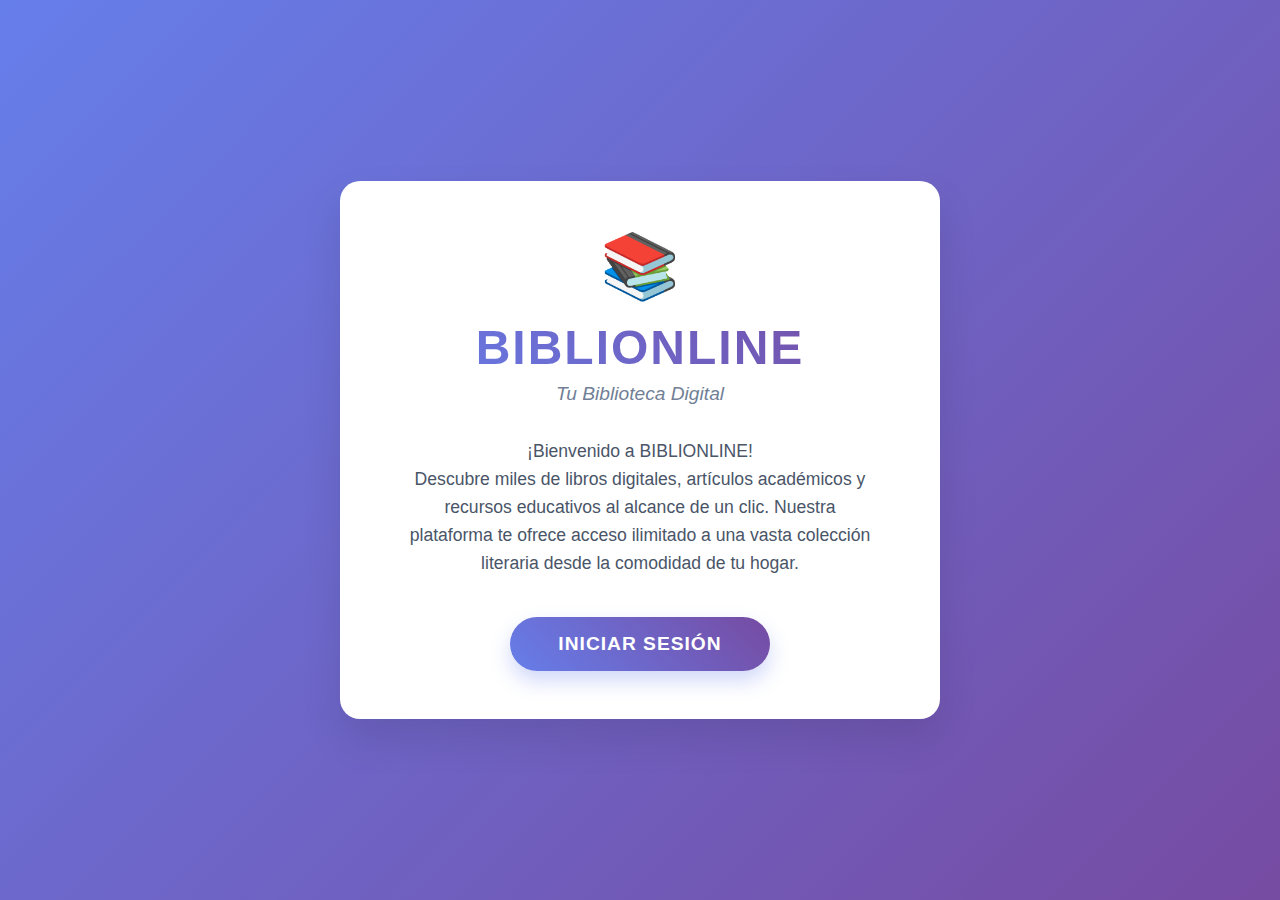
<file: index.html>
<!DOCTYPE html>
<html lang="es">
<head>
    <meta charset="UTF-8">
    <meta name="viewport" content="width=device-width, initial-scale=1.0">
    <title>BIBLIONLINE - Biblioteca Digital</title>
    <link rel="stylesheet" href="index.css">
</head>
<body>
    <div class="contenedorPrincipal">
        <!-- Logo de libro -->
        <div class="logoLibro">📚</div>
        
        <!-- Título principal -->
        <h1 class="tituloPrincipal">BIBLIONLINE</h1>
        <p class="subTitulo">Tu Biblioteca Digital</p>
        
        <!-- Texto de bienvenida -->
        <div class="textoBienvenida">
            <p>¡Bienvenido a BIBLIONLINE!</p>
            <p>Descubre miles de libros digitales, artículos académicos y recursos educativos al alcance de un clic. Nuestra plataforma te ofrece acceso ilimitado a una vasta colección literaria desde la comodidad de tu hogar.</p>
        </div>
        
        <!-- Hipervínculo de inicio de sesión -->
        <a href="login.html" class="botonLogin">
            Iniciar Sesión
        </a>
    </div>
</body>
</html>
</file>
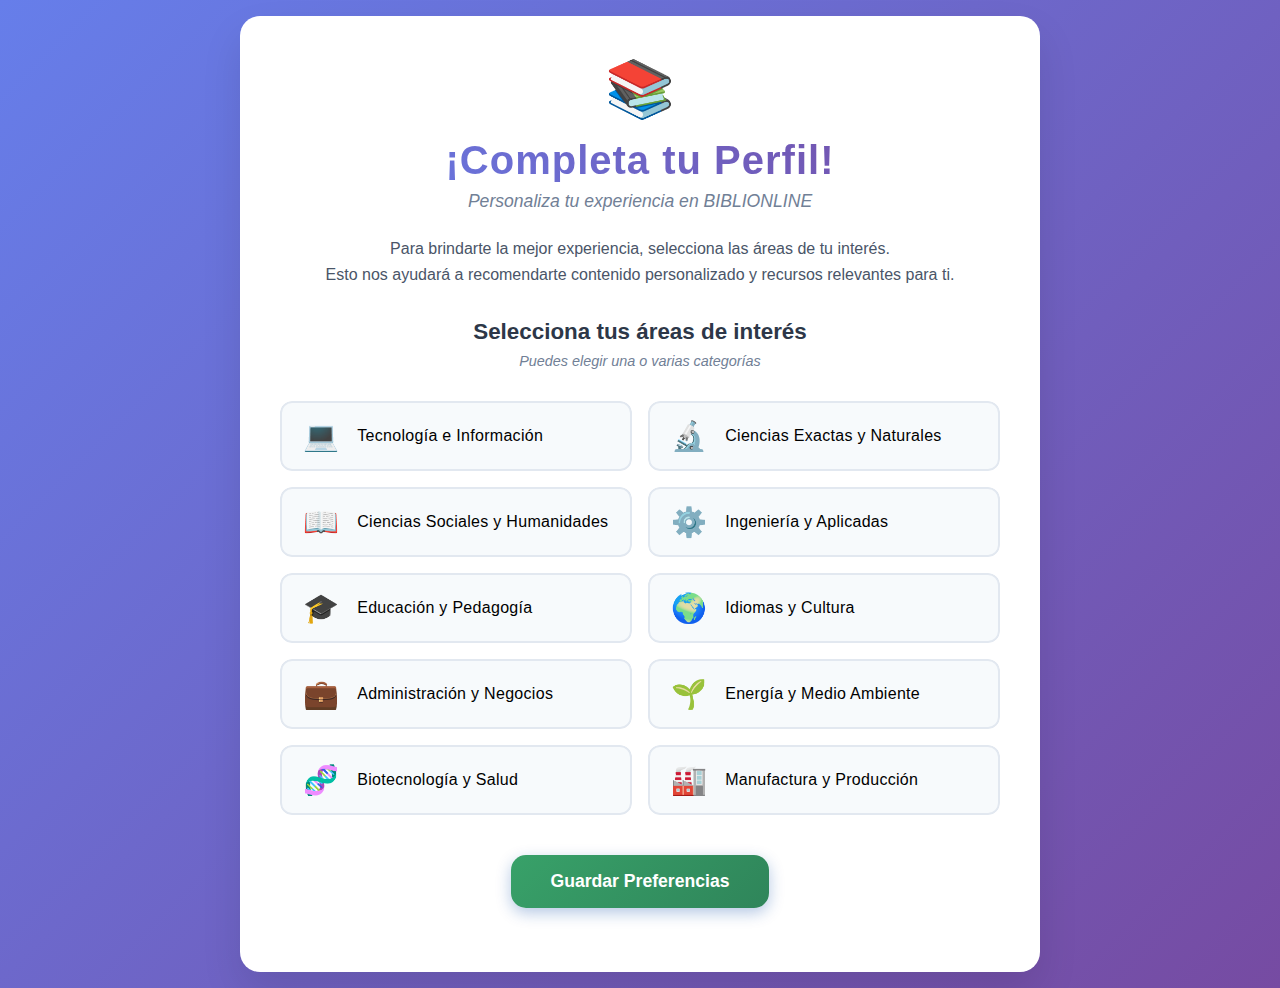
<file: asignarPreferencias.html>
<!DOCTYPE html>
<html lang="es">
<head>
    <meta charset="UTF-8">
    <meta name="viewport" content="width=device-width, initial-scale=1.0">
    <title>BIBLIONLINE - Completar Perfil</title>
    <link rel="stylesheet" href="asignarPreferencias.css">
</head>
<body>
    <div class="contenedorPreferencias">
        <div class="logoLibro">📚</div>

        <h1 class="tituloPrincipal">¡Completa tu Perfil!</h1>
        <p class="subTitulo">Personaliza tu experiencia en BIBLIONLINE</p>
        
        <div class="textoExplicativo">
            <p>Para brindarte la mejor experiencia, selecciona las áreas de tu interés.</p>
            <p>Esto nos ayudará a recomendarte contenido personalizado y recursos relevantes para ti.</p>
        </div>
        
        <form id="formularioPreferencias" class="formularioPreferencias">
            <h2 class="tituloAreas">Selecciona tus áreas de interés</h2>
            <p class="instruccionSeleccion">Puedes elegir una o varias categorías</p>
            
            <div class="contenedorCategorias">
                <label class="etiquetaCategoria">
                    <input type="checkbox" name="categorias" value="1" class="checkboxCategoria">
                    <div class="contenidoCategoria">
                        <div class="iconoCategoria">💻</div>
                        <span class="nombreCategoria">Tecnología e Información</span>
                    </div>
                </label>
                
                <label class="etiquetaCategoria">
                    <input type="checkbox" name="categorias" value="2" class="checkboxCategoria">
                    <div class="contenidoCategoria">
                        <div class="iconoCategoria">🔬</div>
                        <span class="nombreCategoria">Ciencias Exactas y Naturales</span>
                    </div>
                </label>
                
                <label class="etiquetaCategoria">
                    <input type="checkbox" name="categorias" value="3" class="checkboxCategoria">
                    <div class="contenidoCategoria">
                        <div class="iconoCategoria">📖</div>
                        <span class="nombreCategoria">Ciencias Sociales y Humanidades</span>
                    </div>
                </label>
                
                <label class="etiquetaCategoria">
                    <input type="checkbox" name="categorias" value="4" class="checkboxCategoria">
                    <div class="contenidoCategoria">
                        <div class="iconoCategoria">⚙️</div>
                        <span class="nombreCategoria">Ingeniería y Aplicadas</span>
                    </div>
                </label>
                
                <label class="etiquetaCategoria">
                    <input type="checkbox" name="categorias" value="5" class="checkboxCategoria">
                    <div class="contenidoCategoria">
                        <div class="iconoCategoria">🎓</div>
                        <span class="nombreCategoria">Educación y Pedagogía</span>
                    </div>
                </label>
                
                <label class="etiquetaCategoria">
                    <input type="checkbox" name="categorias" value="6" class="checkboxCategoria">
                    <div class="contenidoCategoria">
                        <div class="iconoCategoria">🌍</div>
                        <span class="nombreCategoria">Idiomas y Cultura</span>
                    </div>
                </label>
                
                <label class="etiquetaCategoria">
                    <input type="checkbox" name="categorias" value="7" class="checkboxCategoria">
                    <div class="contenidoCategoria">
                        <div class="iconoCategoria">💼</div>
                        <span class="nombreCategoria">Administración y Negocios</span>
                    </div>
                </label>
                
                <label class="etiquetaCategoria">
                    <input type="checkbox" name="categorias" value="8" class="checkboxCategoria">
                    <div class="contenidoCategoria">
                        <div class="iconoCategoria">🌱</div>
                        <span class="nombreCategoria">Energía y Medio Ambiente</span>
                    </div>
                </label>
                
                <label class="etiquetaCategoria">
                    <input type="checkbox" name="categorias" value="9" class="checkboxCategoria">
                    <div class="contenidoCategoria">
                        <div class="iconoCategoria">🧬</div>
                        <span class="nombreCategoria">Biotecnología y Salud</span>
                    </div>
                </label>
                
                <label class="etiquetaCategoria">
                    <input type="checkbox" name="categorias" value="10" class="checkboxCategoria">
                    <div class="contenidoCategoria">
                        <div class="iconoCategoria">🏭</div>
                        <span class="nombreCategoria">Manufactura y Producción</span>
                    </div>
                </label>
            </div>
            
            <div class="contenedorBoton">
                <input type="submit" value="Guardar Preferencias" class="botonEnviar">
            </div>
        </form>
    </div>

    <script src="asignarPreferencias.js"></script>
</body>
</html>
</file>
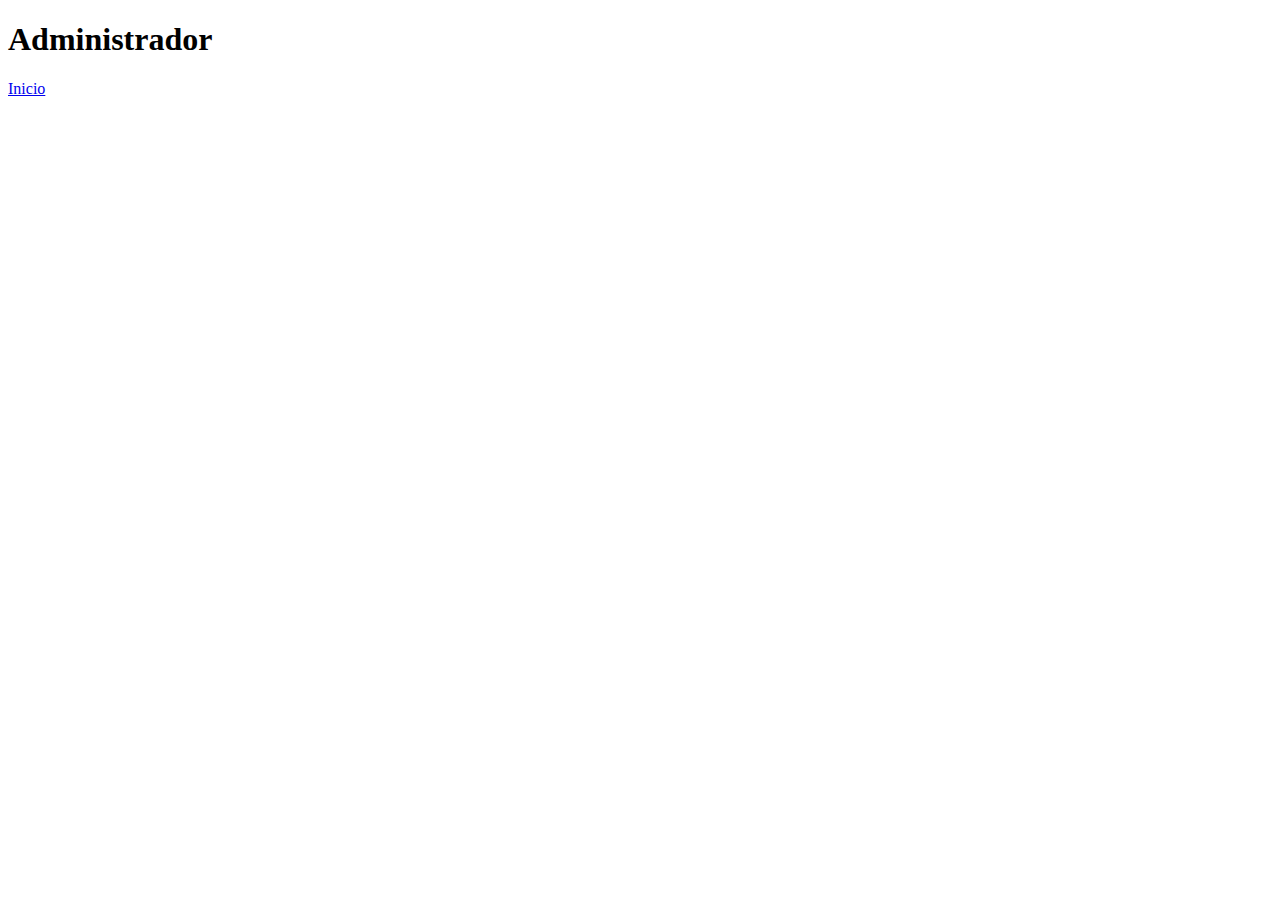
<file: dashboardAdministrador.html>
<!DOCTYPE html>
<html lang="en">
<head>
    <meta charset="UTF-8">
    <meta name="viewport" content="width=device-width, initial-scale=1.0">
    <title>DashboardAdministrador</title>
</head>
<body>
    <h1>Administrador</h1>

    <a href="index.html">Inicio</a>

    <script src="dashboardAdministrador.js"></script>
</body>
</html>
</file>
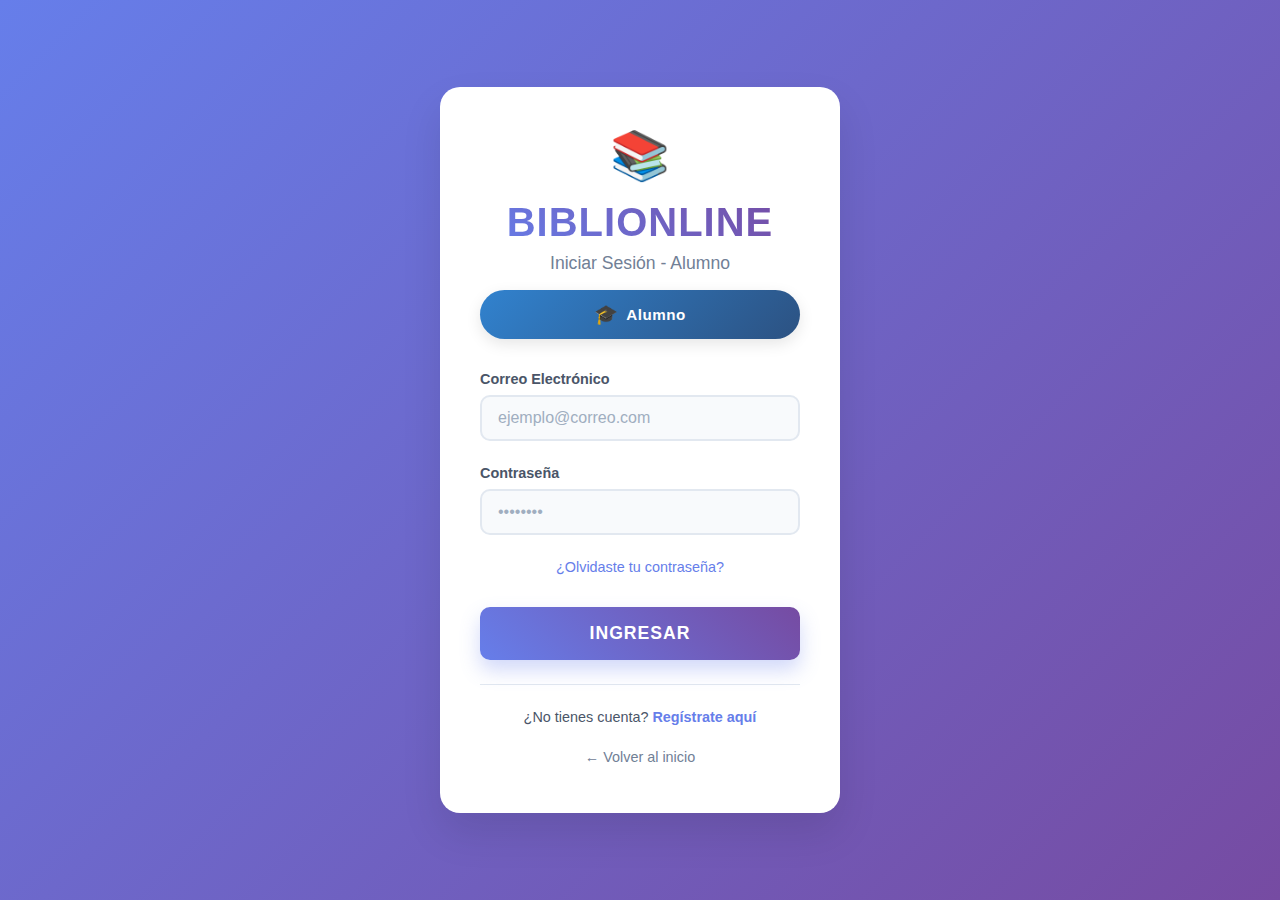
<file: dashboardAlumno.html>
<!DOCTYPE html>
<html lang="es">
<head>
    <meta charset="UTF-8">
    <meta name="viewport" content="width=device-width, initial-scale=1.0">
    <title>BIBLIONLINE - Panel Alumno</title>
    <link rel="stylesheet" href="dashboardAlumno.css">
</head>
<body>
    <div class="dashboard-container">
        <div class="header">
            <h1 class="welcome-message">📚 Panel de Alumno</h1>
            <div class="user-info">
                <p><strong>Bienvenido:</strong> <span id="nombreUsuario">Cargando...</span></p>
                <p><strong>Correo:</strong> <span id="correoUsuario">Cargando...</span></p>
                <p><strong>Matrícula:</strong> <span id="matriculaUsuario">Cargando...</span></p>
            </div>
            <button class="logout-btn" onclick="cerrarSesion()">Cerrar Sesión</button>
        </div>
        
        <div class="content">
            <h2>Servicios de Biblioteca</h2>
            <p>Aquí podrás consultar libros, realizar préstamos y gestionar tus reservas.</p>
            <!-- Aquí puedes añadir más funciones del dashboard del alumno -->
        </div>
    </div>

    <!-- Scripts -->
    <script src="dashboardAlumno.js"></script>
</body>
</html>
</file>
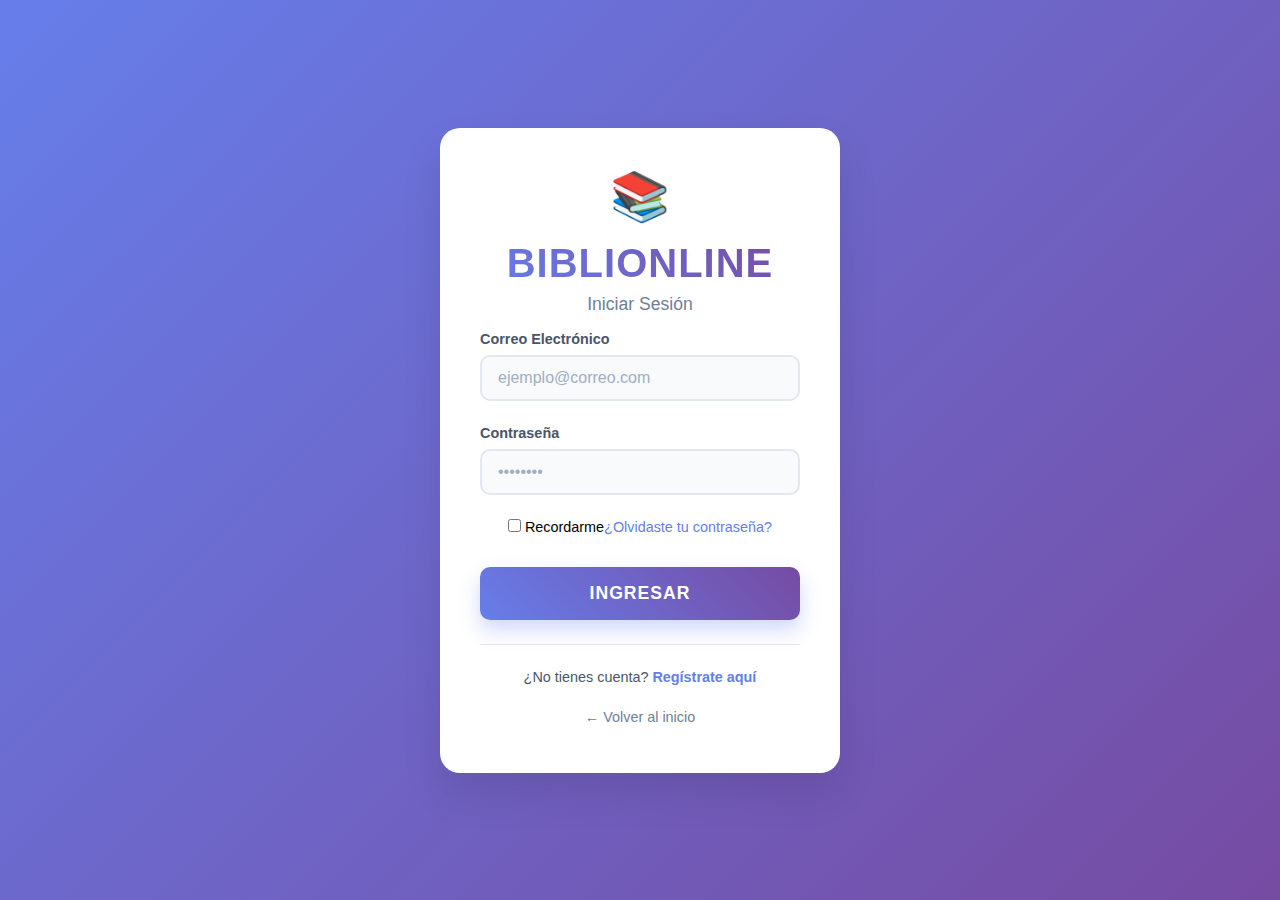
<file: login.html>
<!DOCTYPE html>
<html lang="es">
<head>
    <meta charset="UTF-8">
    <meta name="viewport" content="width=device-width, initial-scale=1.0">
    <title>BIBLIONLINE - Iniciar Sesión</title>
    <link rel="stylesheet" href="login.css">
</head>
<body>
    <div class="contenedorLogin">
        <!-- Logo de libro -->
        <div class="logoLibro">📚</div>
        
        <!-- Título -->
        <h1 class="tituloLogin">BIBLIONLINE</h1>
        <p class="subTituloLogin">Iniciar Sesión</p>
        
        <!-- Formulario de login -->
        <form class="formularioLogin" id="formularioLogin">
            <div class="grupoInput">
                <label for="correoElectronico" class="etiquetaInput">Correo Electrónico</label>
                <input 
                    type="email" 
                    id="correoElectronico" 
                    name="correoElectronico" 
                    class="campoInput" 
                    placeholder="ejemplo@correo.com"
                    required
                >
            </div>
            
            <div class="grupoInput">
                <label for="contrasena" class="etiquetaInput">Contraseña</label>
                <input 
                    type="password" 
                    id="contrasena" 
                    name="contrasena" 
                    class="campoInput" 
                    placeholder="••••••••"
                    required
                >
            </div>
            
            <div class="opcionesLogin">
                <label class="recordarme">
                    <input type="checkbox" id="recordarUsuario" name="recordarUsuario">
                    <span class="textoRecordar">Recordarme</span>
                </label>
                
                <a href="#" class="enlaceOlvidoContrasena">¿Olvidaste tu contraseña?</a>
            </div>
            
            <input type="submit" value="Ingresar" class="botonIngresar">
        </form>
        
        <div class="enlacesAdicionales">
            <p class="textoRegistro">¿No tienes cuenta? <a href="#" class="enlaceRegistro">Regístrate aquí</a></p>
            <a href="index.html" class="enlaceVolver">← Volver al inicio</a>
        </div>
    </div>
</body>
</html>
</file>
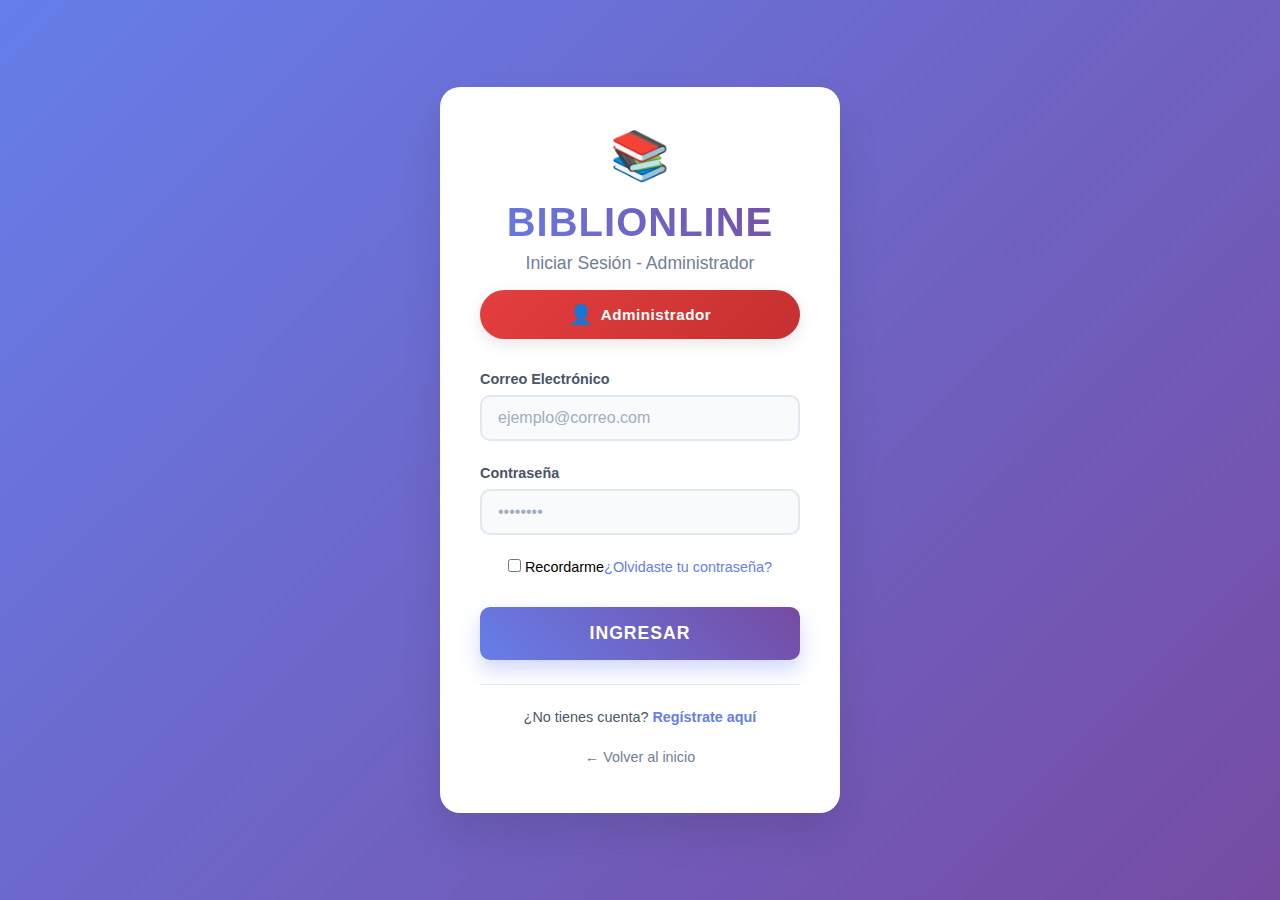
<file: loginAdministrador.html>
<!DOCTYPE html>
<html lang="es">
<head>
    <meta charset="UTF-8">
    <meta name="viewport" content="width=device-width, initial-scale=1.0">
    <title>BIBLIONLINE - Iniciar Sesión</title>
    <link rel="stylesheet" href="login.css">
</head>
<body>
    <div class="contenedorLogin">
        <!-- Logo de libro -->
        <div class="logoLibro">📚</div>
        
        <!-- Título -->
        <h1 class="tituloLogin">BIBLIONLINE</h1>
        <p class="subTituloLogin">Iniciar Sesión - Administrador</p>
        <div class="indicadorTipoUsuario administrador">
            <span class="iconoTipoUsuario">👤</span>
            <span class="textoTipoUsuario">Administrador</span>
        </div>
        
        <!-- Formulario de login -->
        <form class="formularioLogin" id="formularioLogin">
            <div class="grupoInput">
                <label for="correoElectronico" class="etiquetaInput">Correo Electrónico</label>
                <input 
                    type="email" 
                    id="correoElectronico" 
                    name="correoElectronico" 
                    class="campoInput" 
                    placeholder="ejemplo@correo.com"
                    required
                >
            </div>
            
            <div class="grupoInput">
                <label for="contrasena" class="etiquetaInput">Contraseña</label>
                <input 
                    type="password" 
                    id="contrasena" 
                    name="contrasena" 
                    class="campoInput" 
                    placeholder="••••••••"
                    required
                >
            </div>
            
            <div class="opcionesLogin">
                <label class="recordarme">
                    <input type="checkbox" id="recordarUsuario" name="recordarUsuario">
                    <span class="textoRecordar">Recordarme</span>
                </label>
                
                <a href="#" class="enlaceOlvidoContrasena">¿Olvidaste tu contraseña?</a>
            </div>
            
            <input type="submit" value="Ingresar" class="botonIngresar">
        </form>
        
        <div class="enlacesAdicionales">
            <p class="textoRegistro">¿No tienes cuenta? <a href="#" class="enlaceRegistro">Regístrate aquí</a></p>
            <a href="index.html" class="enlaceVolver">← Volver al inicio</a>
        </div>
    </div>
</body>
</html>
</file>
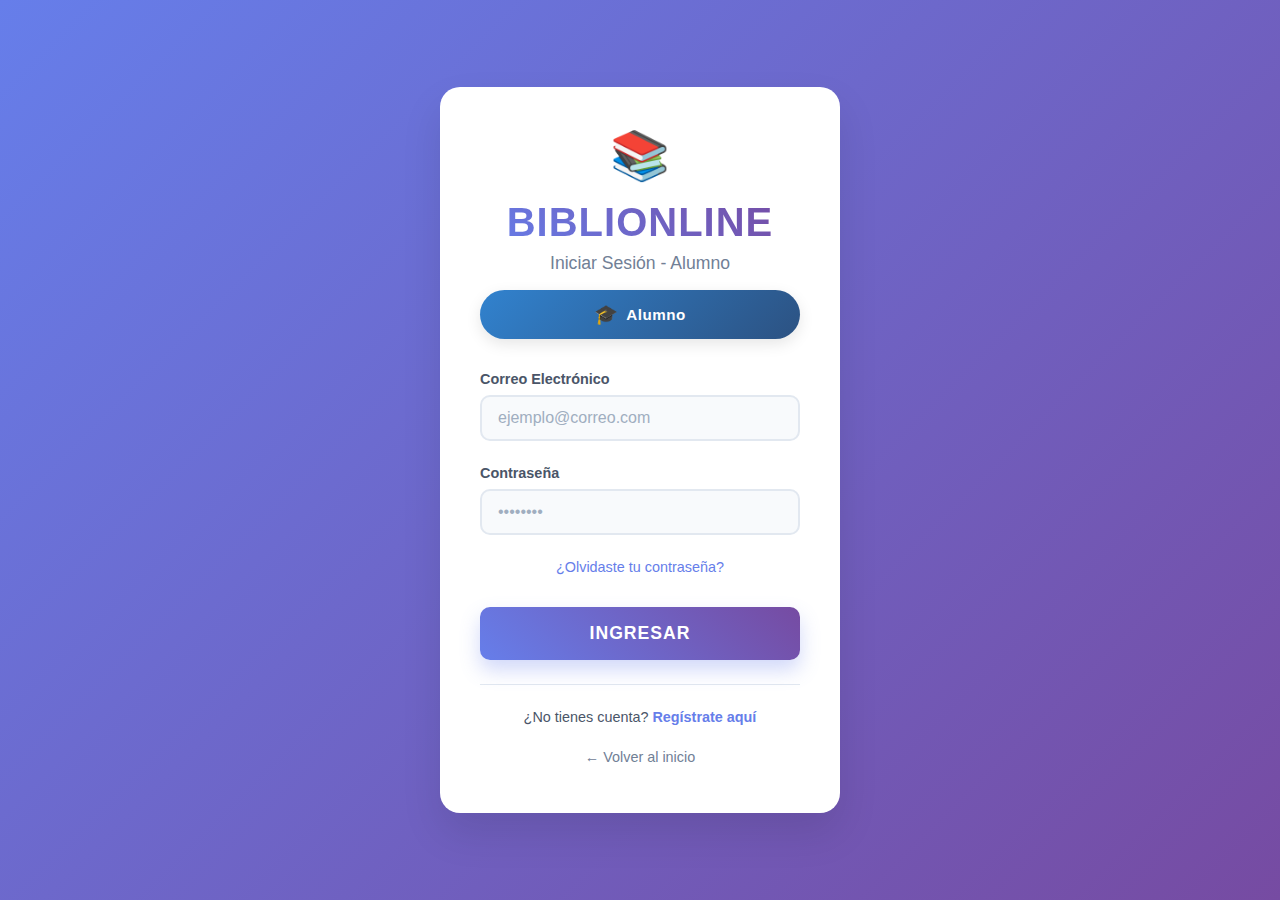
<file: loginAlumno.html>
<!DOCTYPE html>
<html lang="es">
<head>
    <meta charset="UTF-8">
    <meta name="viewport" content="width=device-width, initial-scale=1.0">
    <title>BIBLIONLINE - Iniciar Sesión Alumno</title>
    <link rel="stylesheet" href="login.css">
</head>
<body>
    <div class="contenedorLogin">
        <div class="logoLibro">📚</div>
        
        <h1 class="tituloLogin">BIBLIONLINE</h1>
        <p class="subTituloLogin">Iniciar Sesión - Alumno</p>
        <div class="indicadorTipoUsuario alumno">
            <span class="iconoTipoUsuario">🎓</span>
            <span class="textoTipoUsuario">Alumno</span>
        </div>
        
        <form class="formularioLogin" id="formularioLogin">
            <div class="grupoInput">
                <label for="correoElectronico" class="etiquetaInput">Correo Electrónico</label>
                <input 
                    type="email" 
                    id="correoElectronico" 
                    name="correoElectronico" 
                    class="campoInput" 
                    placeholder="ejemplo@correo.com"
                    required
                >
            </div>
            
            <div class="grupoInput">
                <label for="contrasena" class="etiquetaInput">Contraseña</label>
                <input 
                    type="password" 
                    id="contrasena" 
                    name="contrasena" 
                    class="campoInput" 
                    placeholder="••••••••"
                    required
                >
            </div>
            
            <div class="opcionesLogin">
                <a href="recuperarContrasenia.html" class="enlaceOlvidoContrasena">¿Olvidaste tu contraseña?</a>
            </div>
            
            <input type="submit" value="Ingresar" class="botonIngresar">
        </form>
        
        <div class="enlacesAdicionales">
            <p class="textoRegistro">¿No tienes cuenta? <a href="registroAlumno.html" class="enlaceRegistro">Regístrate aquí</a></p>
            <a href="index.php" class="enlaceVolver">← Volver al inicio</a>
        </div>
    </div>

    <script src="ingresoUsuarios.js"></script>
</body>
</html>
</file>
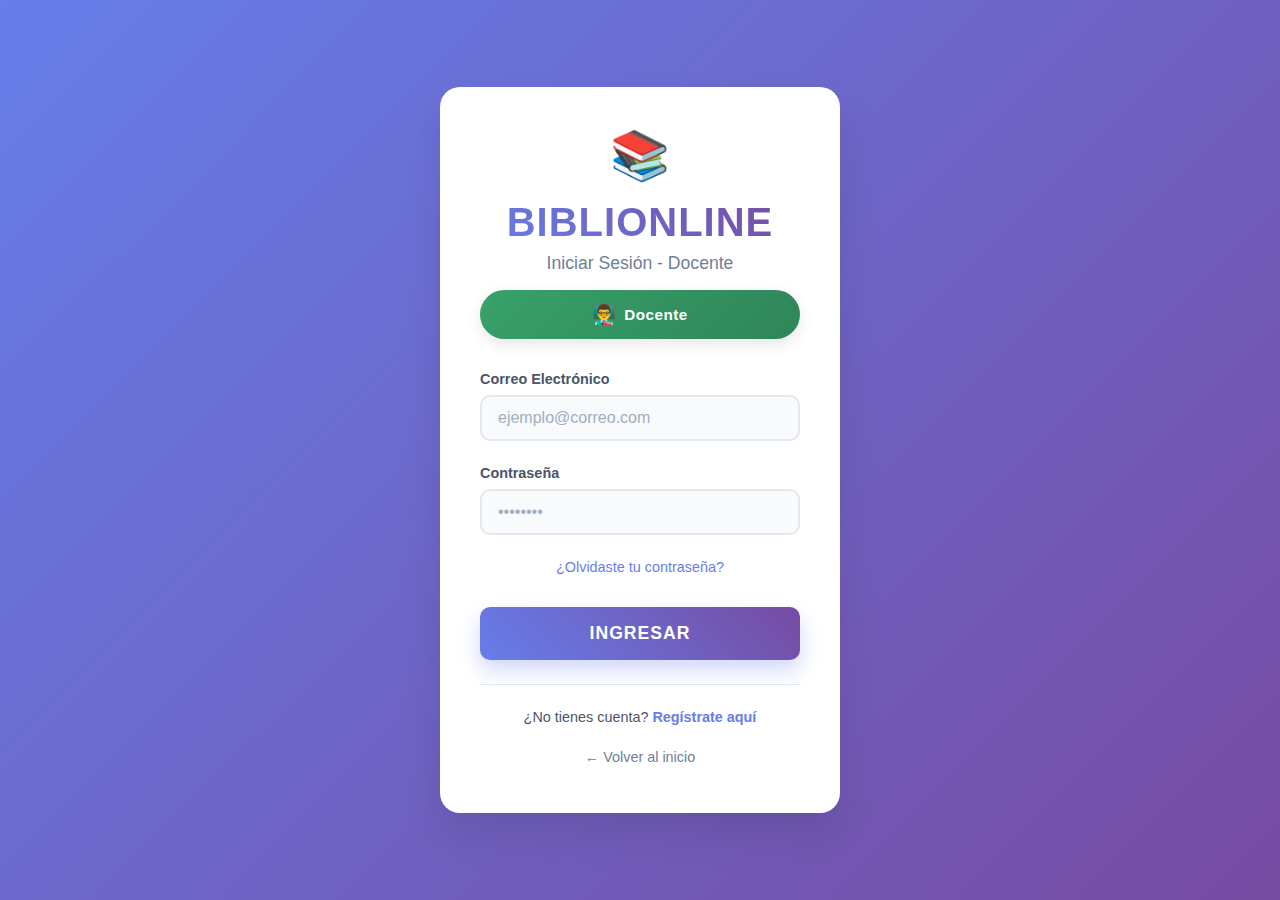
<file: loginDocente.html>
<!DOCTYPE html>
<html lang="es">
<head>
    <meta charset="UTF-8">
    <meta name="viewport" content="width=device-width, initial-scale=1.0">
    <title>BIBLIONLINE - Iniciar Sesión Docente</title>
    <link rel="stylesheet" href="login.css">
</head>
<body>
    <div class="contenedorLogin">
        <!-- Logo de libro -->
        <div class="logoLibro">📚</div>
        
        <!-- Título -->
        <h1 class="tituloLogin">BIBLIONLINE</h1>
        <p class="subTituloLogin">Iniciar Sesión - Docente</p>
        <div class="indicadorTipoUsuario docente">
            <span class="iconoTipoUsuario">👨‍🏫</span>
            <span class="textoTipoUsuario">Docente</span>
        </div>
        
        <!-- Formulario de login -->
        <form class="formularioLogin" id="formularioLogin">
            <div class="grupoInput">
                <label for="correoElectronico" class="etiquetaInput">Correo Electrónico</label>
                <input 
                    type="email" 
                    id="correoElectronico" 
                    name="correoElectronico" 
                    class="campoInput" 
                    placeholder="ejemplo@correo.com"
                    required
                >
            </div>
            
            <div class="grupoInput">
                <label for="contrasena" class="etiquetaInput">Contraseña</label>
                <input 
                    type="password" 
                    id="contrasena" 
                    name="contrasena" 
                    class="campoInput" 
                    placeholder="••••••••"
                    required
                >
            </div>
            
            <div class="opcionesLogin">
                <a href="#" class="enlaceOlvidoContrasena">¿Olvidaste tu contraseña?</a>
            </div>
            
            <input type="submit" value="Ingresar" class="botonIngresar">
        </form>
        
        <div class="enlacesAdicionales">
            <p class="textoRegistro">¿No tienes cuenta? <a href="registroDocente.html" class="enlaceRegistro">Regístrate aquí</a></p>
            <a href="index.html" class="enlaceVolver">← Volver al inicio</a>
        </div>
    </div>
</body>
</html>
</file>
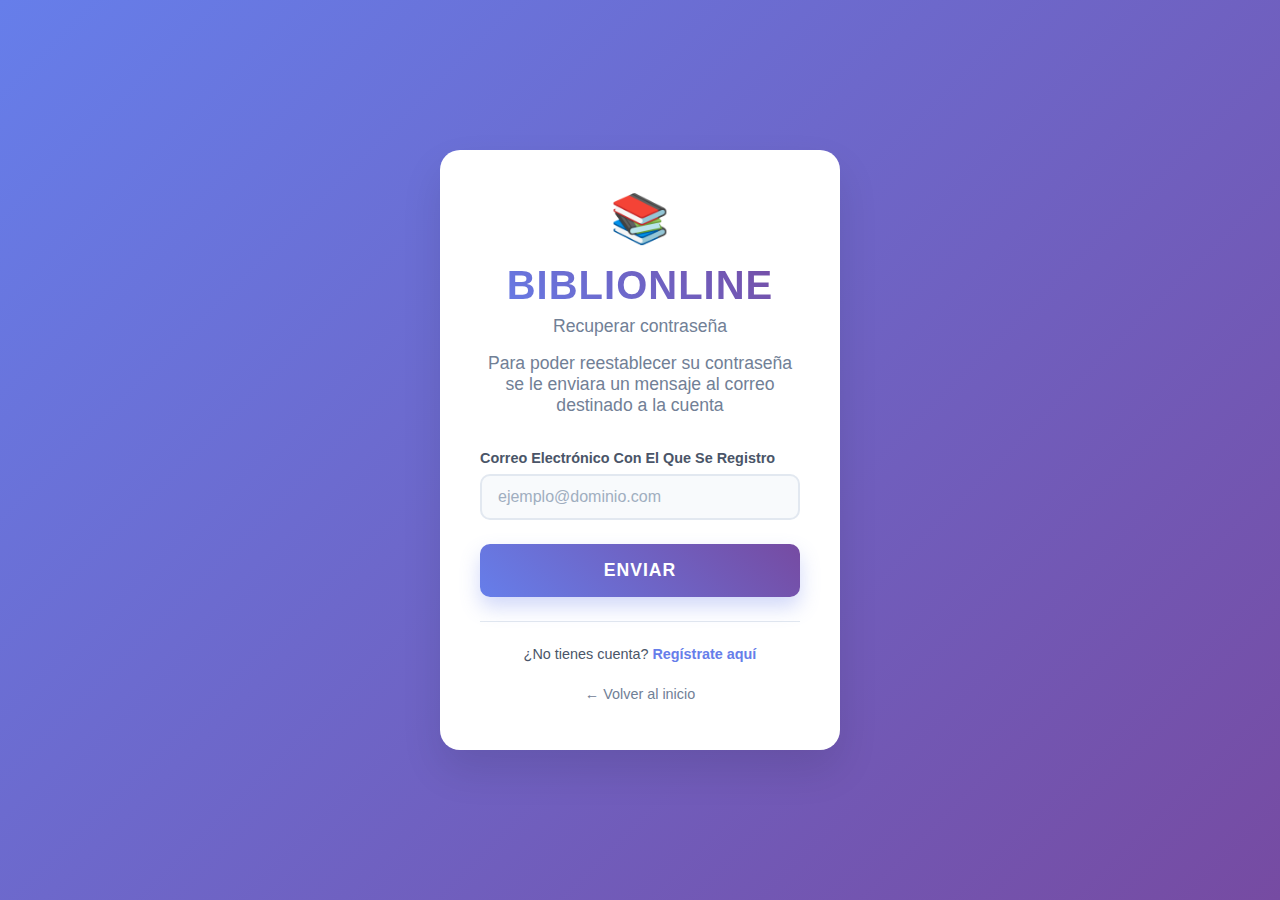
<file: recuperarContrasenia.html>
<!DOCTYPE html>
<html lang="es">
<head>
    <meta charset="UTF-8">
    <meta name="viewport" content="width=device-width, initial-scale=1.0">
    <title>BIBLIONLINE - Iniciar Sesión Alumno</title>
    <link rel="stylesheet" href="login.css">
</head>
<body>
    <div class="contenedorLogin">
        <div class="logoLibro">📚</div>
        
        <h1 class="tituloLogin">BIBLIONLINE</h1>
        <p class="subTituloLogin">Recuperar contraseña</p>
        <p class="subTituloLogin">Para poder reestablecer su contraseña se le enviara un mensaje al correo destinado a la cuenta</p>
        <br>
        <form class="formularioLogin" id="formularioLogin" action="recovery.php" method="POST">
            <div class="grupoInput">
                <label for="correoElectronico" class="etiquetaInput">Correo Electrónico Con El Que Se Registro</label>
                <input 
                    type="email" 
                    id="correoElectronico" 
                    name="correoElectronico" 
                    class="campoInput" 
                    placeholder="ejemplo@dominio.com"
                    required
                >
            </div>
            
            <input type="submit" value="Enviar" class="botonIngresar">
        </form>
        
        <div class="enlacesAdicionales">
            <p class="textoRegistro">¿No tienes cuenta? <a href="registroAlumno.html" class="enlaceRegistro">Regístrate aquí</a></p>
            <a href="index.php" class="enlaceVolver">← Volver al inicio</a>
        </div>
    </div>

</body>
</html>
</file>
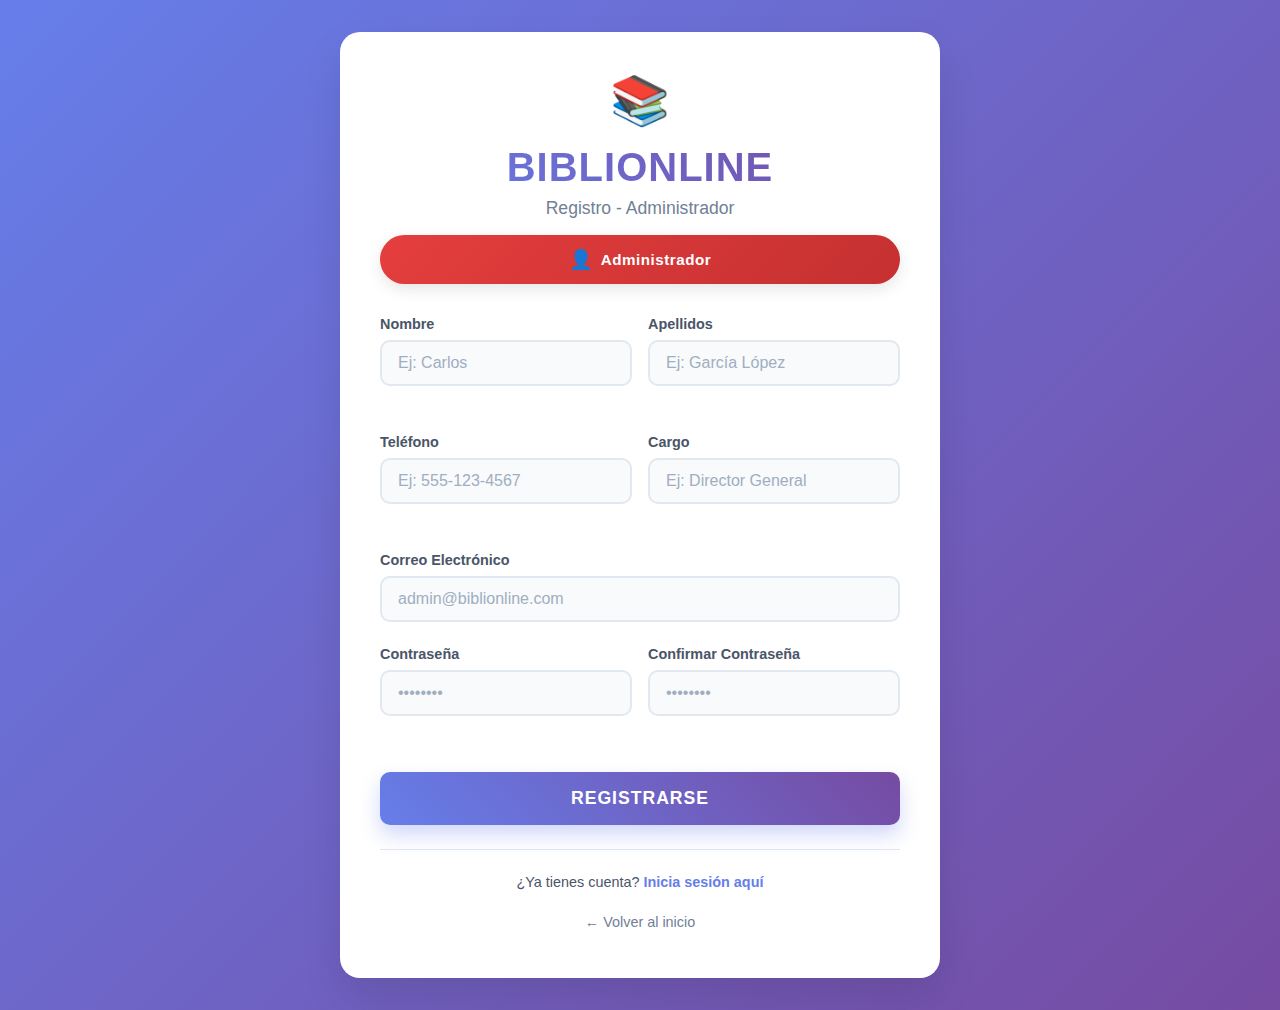
<file: registroAdministrador.html>
<!DOCTYPE html>
<html lang="es">
<head>
    <meta charset="UTF-8">
    <meta name="viewport" content="width=device-width, initial-scale=1.0">
    <title>BIBLIONLINE - Registro Administrador</title>
    <link rel="stylesheet" href="registro.css">
</head>
<body>
    <div class="contenedorRegistro">
        <div class="logoLibro">📚</div>
        
        <h1 class="tituloRegistro">BIBLIONLINE</h1>
        <p class="subTituloRegistro">Registro - Administrador</p>
        <div class="indicadorTipoUsuario administrador">
            <span class="iconoTipoUsuario">👤</span>
            <span class="textoTipoUsuario">Administrador</span>
        </div>
        
        <form class="formularioRegistro" id="formularioRegistro">
            <div class="filaInputs">
                <div class="grupoInput">
                    <label for="nombreCompleto" class="etiquetaInput">Nombre</label>
                    <input 
                        type="text" 
                        id="nombreCompleto" 
                        name="nombreCompleto" 
                        class="campoInput" 
                        placeholder="Ej: Carlos"
                        required
                    >
                </div>
                
                <div class="grupoInput">
                    <label for="apellidosCompletos" class="etiquetaInput">Apellidos</label>
                    <input 
                        type="text" 
                        id="apellidosCompletos" 
                        name="apellidosCompletos" 
                        class="campoInput" 
                        placeholder="Ej: García López"
                        required
                    >
                </div>
            </div>
            
            <div class="filaInputs">
                <div class="grupoInput">
                    <label for="telefonoContacto" class="etiquetaInput">Teléfono</label>
                    <input 
                        type="tel" 
                        id="telefonoContacto" 
                        name="telefonoContacto" 
                        class="campoInput" 
                        placeholder="Ej: 555-123-4567"
                        required
                    >
                </div>
                
                <div class="grupoInput">
                    <label for="cargoAdministrativo" class="etiquetaInput">Cargo</label>
                    <input 
                        type="text" 
                        id="cargoAdministrativo" 
                        name="cargoAdministrativo" 
                        class="campoInput" 
                        placeholder="Ej: Director General"
                        required
                    >
                </div>
            </div>
            
            <div class="grupoInput">
                <label for="correoElectronico" class="etiquetaInput">Correo Electrónico</label>
                <input 
                    type="email" 
                    id="correoElectronico" 
                    name="correoElectronico" 
                    class="campoInput" 
                    placeholder="admin@biblionline.com"
                    required
                >
            </div>
            
            <div class="filaInputs">
                <div class="grupoInput">
                    <label for="contrasena" class="etiquetaInput">Contraseña</label>
                    <input 
                        type="password" 
                        id="contrasena" 
                        name="contrasena" 
                        class="campoInput" 
                        placeholder="••••••••"
                        required
                    >
                </div>
                
                <div class="grupoInput">
                    <label for="confirmarContrasena" class="etiquetaInput">Confirmar Contraseña</label>
                    <input 
                        type="password" 
                        id="confirmarContrasena" 
                        name="confirmarContrasena" 
                        class="campoInput" 
                        placeholder="••••••••"
                        required
                    >
                </div>
            </div>
            
            <input type="submit" value="Registrarse" class="botonRegistrarse">
        </form>
        
        <div class="enlacesAdicionales">
            <p class="textoLogin">¿Ya tienes cuenta? <a href="loginAdministrador.html" class="enlaceLogin">Inicia sesión aquí</a></p>
            <a href="index.html" class="enlaceVolver">← Volver al inicio</a>
        </div>
    </div>
    
    <script src="registroUsuarios.js"></script>
</body>
</html>
</file>
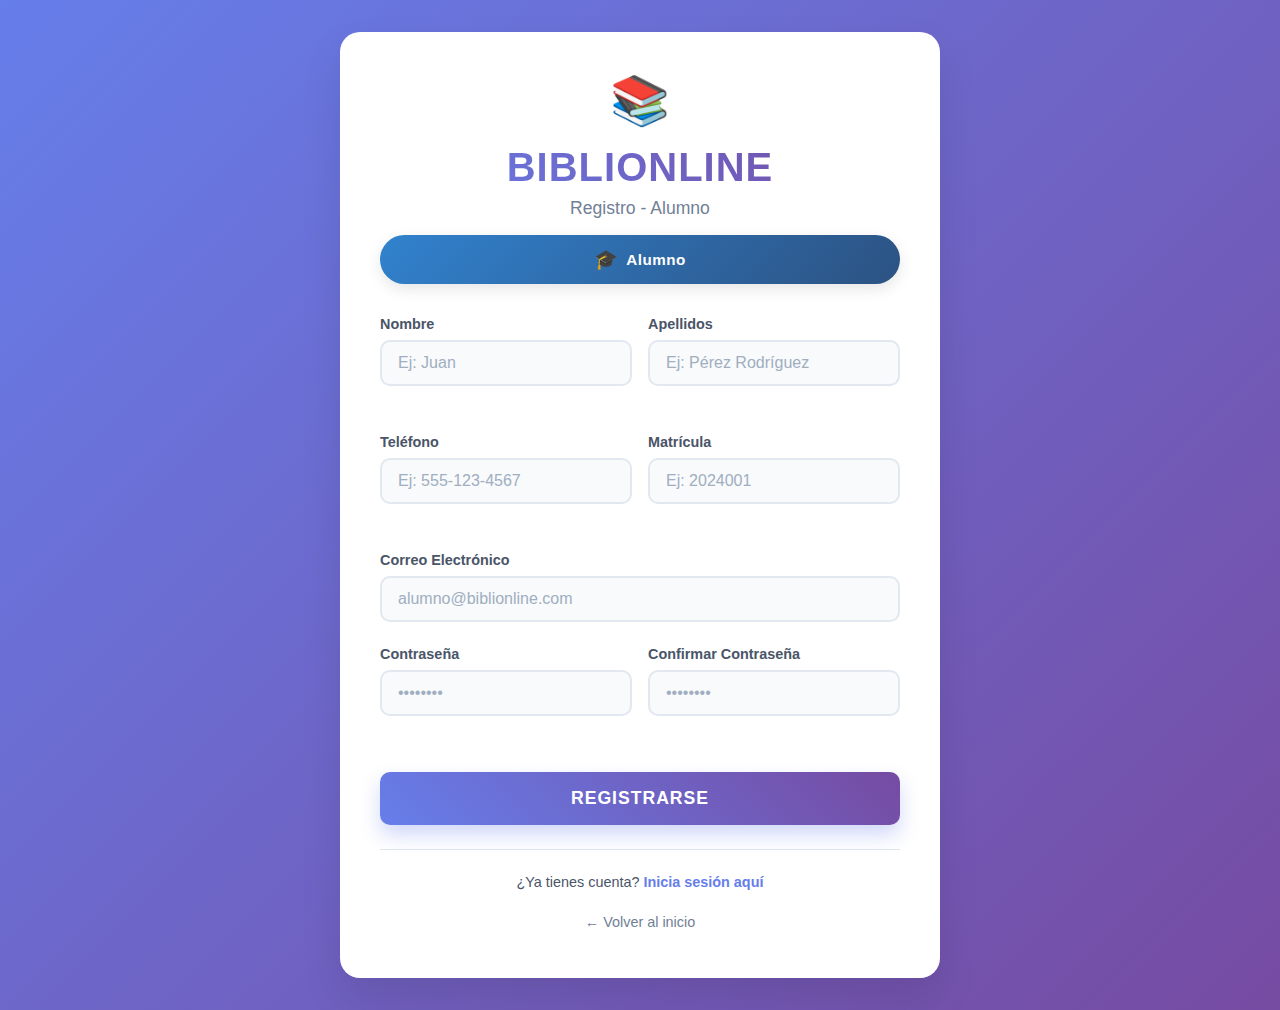
<file: registroAlumno.html>
<!DOCTYPE html>
<html lang="es">
<head>
    <meta charset="UTF-8">
    <meta name="viewport" content="width=device-width, initial-scale=1.0">
    <title>BIBLIONLINE - Registro Alumno</title>
    <link rel="stylesheet" href="registro.css">
</head>
<body>
    <div class="contenedorRegistro">
        <div class="logoLibro">📚</div>
        
        <h1 class="tituloRegistro">BIBLIONLINE</h1>
        <p class="subTituloRegistro">Registro - Alumno</p>
        <div class="indicadorTipoUsuario alumno">
            <span class="iconoTipoUsuario">🎓</span>
            <span class="textoTipoUsuario">Alumno</span>
        </div>
        
        <form class="formularioRegistro" id="formularioRegistro">
            <div class="filaInputs">
                <div class="grupoInput">
                    <label for="nombreCompleto" class="etiquetaInput">Nombre</label>
                    <input 
                        type="text" 
                        id="nombreCompleto" 
                        name="nombreCompleto" 
                        class="campoInput" 
                        placeholder="Ej: Juan"
                        required
                    >
                </div>
                
                <div class="grupoInput">
                    <label for="apellidosCompletos" class="etiquetaInput">Apellidos</label>
                    <input 
                        type="text" 
                        id="apellidosCompletos" 
                        name="apellidosCompletos" 
                        class="campoInput" 
                        placeholder="Ej: Pérez Rodríguez"
                        required
                    >
                </div>
            </div>
            
            <div class="filaInputs">
                <div class="grupoInput">
                    <label for="telefonoContacto" class="etiquetaInput">Teléfono</label>
                    <input 
                        type="tel" 
                        id="telefonoContacto" 
                        name="telefonoContacto" 
                        class="campoInput" 
                        placeholder="Ej: 555-123-4567"
                        required
                    >
                </div>
                
                <div class="grupoInput">
                    <label for="matriculaEstudiante" class="etiquetaInput">Matrícula</label>
                    <input 
                        type="text" 
                        id="matriculaEstudiante" 
                        name="matriculaEstudiante" 
                        class="campoInput" 
                        placeholder="Ej: 2024001"
                        required
                    >
                </div>
            </div>
            
            <div class="grupoInput">
                <label for="correoElectronico" class="etiquetaInput">Correo Electrónico</label>
                <input 
                    type="email" 
                    id="correoElectronico" 
                    name="correoElectronico" 
                    class="campoInput" 
                    placeholder="alumno@biblionline.com"
                    required
                >
            </div>
            
            <div class="filaInputs">
                <div class="grupoInput">
                    <label for="contrasena" class="etiquetaInput">Contraseña</label>
                    <input 
                        type="password" 
                        id="contrasena" 
                        name="contrasena" 
                        class="campoInput" 
                        placeholder="••••••••"
                        required
                    >
                </div>
                
                <div class="grupoInput">
                    <label for="confirmarContrasena" class="etiquetaInput">Confirmar Contraseña</label>
                    <input 
                        type="password" 
                        id="confirmarContrasena" 
                        name="confirmarContrasena" 
                        class="campoInput" 
                        placeholder="••••••••"
                        required
                    >
                </div>
            </div>
            
            <input type="submit" value="Registrarse" class="botonRegistrarse">
        </form>
        
        <div class="enlacesAdicionales">
            <p class="textoLogin">¿Ya tienes cuenta? <a href="loginAlumno.html" class="enlaceLogin">Inicia sesión aquí</a></p>
            <a href="index.html" class="enlaceVolver">← Volver al inicio</a>
        </div>
    </div>
    
    <script src="registroUsuarios.js"></script>
</body>
</html>
</file>
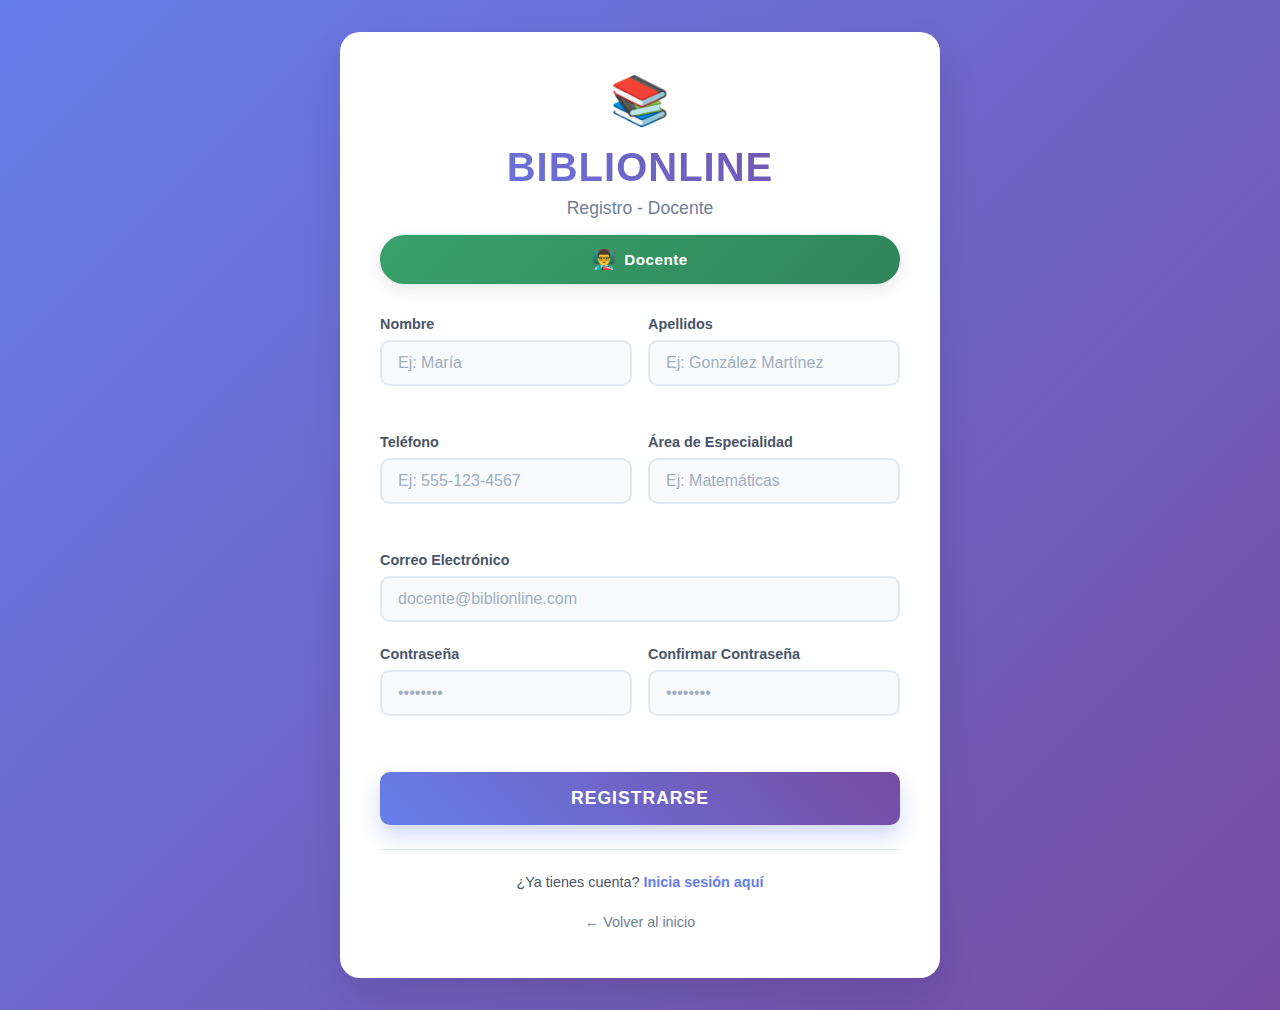
<file: registroDocente.html>
<!DOCTYPE html>
<html lang="es">
<head>
    <meta charset="UTF-8">
    <meta name="viewport" content="width=device-width, initial-scale=1.0">
    <title>BIBLIONLINE - Registro Docente</title>
    <link rel="stylesheet" href="registro.css">
</head>
<body>
    <div class="contenedorRegistro">
        <div class="logoLibro">📚</div>
        
        <h1 class="tituloRegistro">BIBLIONLINE</h1>
        <p class="subTituloRegistro">Registro - Docente</p>
        <div class="indicadorTipoUsuario docente">
            <span class="iconoTipoUsuario">👨‍🏫</span>
            <span class="textoTipoUsuario">Docente</span>
        </div>
        
        <form class="formularioRegistro" id="formularioRegistro">
            <div class="filaInputs">
                <div class="grupoInput">
                    <label for="nombreCompleto" class="etiquetaInput">Nombre</label>
                    <input 
                        type="text" 
                        id="nombreCompleto" 
                        name="nombreCompleto" 
                        class="campoInput" 
                        placeholder="Ej: María"
                        required
                    >
                </div>
                
                <div class="grupoInput">
                    <label for="apellidosCompletos" class="etiquetaInput">Apellidos</label>
                    <input 
                        type="text" 
                        id="apellidosCompletos" 
                        name="apellidosCompletos" 
                        class="campoInput" 
                        placeholder="Ej: González Martínez"
                        required
                    >
                </div>
            </div>
            
            <div class="filaInputs">
                <div class="grupoInput">
                    <label for="telefonoContacto" class="etiquetaInput">Teléfono</label>
                    <input 
                        type="tel" 
                        id="telefonoContacto" 
                        name="telefonoContacto" 
                        class="campoInput" 
                        placeholder="Ej: 555-123-4567"
                        required
                    >
                </div>
                
                <div class="grupoInput">
                    <label for="areaEspecialidad" class="etiquetaInput">Área de Especialidad</label>
                    <input 
                        type="text" 
                        id="areaEspecialidad" 
                        name="areaEspecialidad" 
                        class="campoInput" 
                        placeholder="Ej: Matemáticas"
                        required
                    >
                </div>
            </div>
            
            <div class="grupoInput">
                <label for="correoElectronico" class="etiquetaInput">Correo Electrónico</label>
                <input 
                    type="email" 
                    id="correoElectronico" 
                    name="correoElectronico" 
                    class="campoInput" 
                    placeholder="docente@biblionline.com"
                    required
                >
            </div>
            
            <div class="filaInputs">
                <div class="grupoInput">
                    <label for="contrasena" class="etiquetaInput">Contraseña</label>
                    <input 
                        type="password" 
                        id="contrasena" 
                        name="contrasena" 
                        class="campoInput" 
                        placeholder="••••••••"
                        required
                    >
                </div>
                
                <div class="grupoInput">
                    <label for="confirmarContrasena" class="etiquetaInput">Confirmar Contraseña</label>
                    <input 
                        type="password" 
                        id="confirmarContrasena" 
                        name="confirmarContrasena" 
                        class="campoInput" 
                        placeholder="••••••••"
                        required
                    >
                </div>
            </div>
            
            <input type="submit" value="Registrarse" class="botonRegistrarse">
        </form>
        
        <div class="enlacesAdicionales">
            <p class="textoLogin">¿Ya tienes cuenta? <a href="loginDocente.html" class="enlaceLogin">Inicia sesión aquí</a></p>
            <a href="index.php" class="enlaceVolver">← Volver al inicio</a>
        </div>
    </div>
    
    <script src="registroUsuarios.js"></script>
</body>
</html>
</file>
<file: index.css>
* {
    margin: 0;
    padding: 0;
    box-sizing: border-box;
}

body {
    font-family: 'Arial', sans-serif;
    background: linear-gradient(135deg, #667eea 0%, #764ba2 100%);
    min-height: 100vh;
    display: flex;
    align-items: center;
    justify-content: center;
}

.contenedorPrincipal {
    background: white;
    border-radius: 20px;
    padding: 3rem;
    box-shadow: 0 20px 40px rgba(0, 0, 0, 0.1);
    text-align: center;
    max-width: 600px;
    width: 90%;
    animation: animacionEntrada 1s ease-out;
}

@keyframes animacionEntrada {
    from {
        opacity: 0;
        transform: translateY(30px);
    }
    to {
        opacity: 1;
        transform: translateY(0);
    }
}

.logoLibro {
    font-size: 4rem;
    margin-bottom: 1rem;
    color: #4a5568;
    animation: animacionLibro 2s ease-in-out infinite alternate;
}

@keyframes animacionLibro {
    from { transform: scale(1); }
    to { transform: scale(1.1); }
}

.tituloPrincipal {
    font-size: 3rem;
    font-weight: bold;
    color: #2d3748;
    margin-bottom: 0.5rem;
    letter-spacing: 2px;
    background: linear-gradient(45deg, #667eea, #764ba2);
    -webkit-background-clip: text;
    -webkit-text-fill-color: transparent;
    background-clip: text;
}

.subTitulo {
    font-size: 1.2rem;
    color: #718096;
    margin-bottom: 2rem;
    font-style: italic;
}

.textoBienvenida {
    font-size: 1.1rem;
    color: #4a5568;
    line-height: 1.6;
    margin-bottom: 2.5rem;
    padding: 0 1rem;
}

.botonLogin {
    display: inline-block;
    background: linear-gradient(45deg, #667eea, #764ba2);
    color: white;
    text-decoration: none;
    padding: 1rem 3rem;
    font-size: 1.2rem;
    border-radius: 50px;
    cursor: pointer;
    transition: all 0.3s ease;
    text-transform: uppercase;
    letter-spacing: 1px;
    font-weight: bold;
    box-shadow: 0 10px 20px rgba(102, 126, 234, 0.3);
}

.botonLogin:hover {
    transform: translateY(-3px);
    box-shadow: 0 15px 30px rgba(102, 126, 234, 0.4);
}

.botonLogin:active {
    transform: translateY(-1px);
}

.caracteristicas {
    margin-top: 2rem;
    display: grid;
    grid-template-columns: repeat(auto-fit, minmax(150px, 1fr));
    gap: 1rem;
}

.caracteristica {
    padding: 1rem;
    background: #f7fafc;
    border-radius: 10px;
    color: #4a5568;
    font-size: 0.9rem;
}

.iconoCaracteristica {
    font-size: 1.5rem;
    margin-bottom: 0.5rem;
}

@media (max-width: 768px) {
    .contenedorPrincipal {
        padding: 2rem;
    }
    
    .tituloPrincipal {
        font-size: 2.2rem;
    }
    
    .logoLibro {
        font-size: 3rem;
    }
    
    .textoBienvenida {
        font-size: 1rem;
    }
}
</file>
<file: asignarPreferencias.css>
* {
    margin: 0;
    padding: 0;
    box-sizing: border-box;
}

body {
    font-family: 'Arial', sans-serif;
    background: linear-gradient(135deg, #667eea 0%, #764ba2 100%);
    min-height: 100vh;
    display: flex;
    align-items: center;
    justify-content: center;
    padding: 1rem;
}

.contenedorPreferencias {
    background: white;
    border-radius: 20px;
    padding: 2.5rem;
    box-shadow: 0 20px 40px rgba(0, 0, 0, 0.1);
    text-align: center;
    max-width: 800px;
    width: 100%;
    animation: animacionEntrada 1s ease-out;
}

@keyframes animacionEntrada {
    from {
        opacity: 0;
        transform: translateY(30px);
    }
    to {
        opacity: 1;
        transform: translateY(0);
    }
}

.logoLibro {
    font-size: 3.5rem;
    margin-bottom: 1rem;
    color: #4a5568;
    animation: animacionLibro 2s ease-in-out infinite alternate;
}

@keyframes animacionLibro {
    from { transform: scale(1); }
    to { transform: scale(1.05); }
}

.tituloPrincipal {
    font-size: 2.5rem;
    font-weight: bold;
    color: #2d3748;
    margin-bottom: 0.5rem;
    letter-spacing: 1px;
    background: linear-gradient(45deg, #667eea, #764ba2);
    -webkit-background-clip: text;
    -webkit-text-fill-color: transparent;
    background-clip: text;
}

.subTitulo {
    font-size: 1.1rem;
    color: #718096;
    margin-bottom: 1.5rem;
    font-style: italic;
}

.textoExplicativo {
    font-size: 1rem;
    color: #4a5568;
    line-height: 1.6;
    margin-bottom: 2rem;
    padding: 0 1rem;
}

.formularioPreferencias {
    margin-top: 1rem;
}

.tituloAreas {
    font-size: 1.4rem;
    color: #2d3748;
    margin-bottom: 0.5rem;
    font-weight: 600;
}

.instruccionSeleccion {
    font-size: 0.9rem;
    color: #718096;
    margin-bottom: 2rem;
    font-style: italic;
}

.contenedorCategorias {
    display: grid;
    grid-template-columns: repeat(auto-fit, minmax(280px, 1fr));
    gap: 1rem;
    margin-bottom: 2.5rem;
    text-align: left;
}

.etiquetaCategoria {
    display: block;
    cursor: pointer;
    transition: all 0.3s ease;
    border-radius: 12px;
    overflow: hidden;
}

.etiquetaCategoria:hover {
    transform: translateY(-2px);
    box-shadow: 0 8px 20px rgba(0, 0, 0, 0.1);
}

.checkboxCategoria {
    display: none;
}

.contenidoCategoria {
    display: flex;
    align-items: center;
    padding: 1rem 1.2rem;
    background: #f7fafc;
    border: 2px solid #e2e8f0;
    border-radius: 12px;
    transition: all 0.3s ease;
    position: relative;
    overflow: hidden;
}

.contenidoCategoria::before {
    content: '';
    position: absolute;
    top: 0;
    left: -100%;
    width: 100%;
    height: 100%;
    background: linear-gradient(90deg, transparent, rgba(255, 255, 255, 0.4), transparent);
    transition: left 0.5s ease;
}

.etiquetaCategoria:hover .contenidoCategoria::before {
    left: 100%;
}

.checkboxCategoria:checked + .contenidoCategoria {
    background: linear-gradient(135deg, #667eea, #764ba2);
    border-color: #667eea;
    color: white;
    box-shadow: 0 8px 20px rgba(102, 126, 234, 0.3);
}

.checkboxCategoria:checked + .contenidoCategoria .iconoCategoria {
    transform: scale(1.2);
}

.iconoCategoria {
    font-size: 1.8rem;
    margin-right: 1rem;
    min-width: 2.5rem;
    text-align: center;
    transition: transform 0.3s ease;
}

.nombreCategoria {
    font-size: 1rem;
    font-weight: 500;
    letter-spacing: 0.3px;
    line-height: 1.4;
}

.contenedorBoton {
    margin-bottom: 1.5rem;
}

.botonEnviar {
    background: linear-gradient(135deg, #38a169, #2f855a);
    color: white;
    border: none;
    padding: 1rem 2.5rem;
    border-radius: 15px;
    font-size: 1.1rem;
    font-weight: 600;
    cursor: pointer;
    transition: all 0.3s ease;
    box-shadow: 0 5px 15px rgba(10, 72, 164, 0.3);
    position: relative;
    overflow: hidden;
}

.botonEnviar::before {
    content: '';
    position: absolute;
    top: 0;
    left: -100%;
    width: 100%;
    height: 100%;
    background: linear-gradient(90deg, transparent, rgba(255, 255, 255, 0.2), transparent);
    transition: left 0.5s ease;
}

.botonEnviar:hover::before {
    left: 100%;
}

.botonEnviar:hover {
    transform: translateY(-3px);
    box-shadow: 0 10px 25px rgba(56, 161, 105, 0.4);
}

.botonEnviar:active {
    transform: translateY(-1px);
}

.botonEnviar:disabled {
    background: #cbd5e0;
    cursor: not-allowed;
    transform: none;
    box-shadow: none;
}

/* Responsive Design */
@media (max-width: 768px) {
    .contenedorPreferencias {
        padding: 2rem;
        margin: 0.5rem;
    }
    
    .tituloPrincipal {
        font-size: 2rem;
    }
    
    .logoLibro {
        font-size: 3rem;
    }
    
    .contenedorCategorias {
        grid-template-columns: 1fr;
        gap: 0.8rem;
    }
    
    .contenidoCategoria {
        padding: 0.8rem 1rem;
    }
    
    .iconoCategoria {
        font-size: 1.5rem;
        margin-right: 0.8rem;
        min-width: 2rem;
    }
    
    .nombreCategoria {
        font-size: 0.9rem;
    }
    
    .botonEnviar {
        padding: 0.8rem 2rem;
        font-size: 1rem;
    }
}

@media (max-width: 480px) {
    .contenedorPreferencias {
        padding: 1.5rem;
    }
    
    .tituloPrincipal {
        font-size: 1.8rem;
    }
    
    .logoLibro {
        font-size: 2.5rem;
    }
    
    .textoExplicativo {
        font-size: 0.9rem;
        padding: 0;
    }
    
    .tituloAreas {
        font-size: 1.2rem;
    }
    
    .botonEnviar {
        width: 100%;
        padding: 1rem;
    }
}

/* Animaciones adicionales */
.etiquetaCategoria {
    animation: aparecer 0.6s ease-out;
    animation-fill-mode: both;
}

.etiquetaCategoria:nth-child(1) { animation-delay: 0.1s; }
.etiquetaCategoria:nth-child(2) { animation-delay: 0.2s; }
.etiquetaCategoria:nth-child(3) { animation-delay: 0.3s; }
.etiquetaCategoria:nth-child(4) { animation-delay: 0.4s; }
.etiquetaCategoria:nth-child(5) { animation-delay: 0.5s; }
.etiquetaCategoria:nth-child(6) { animation-delay: 0.6s; }
.etiquetaCategoria:nth-child(7) { animation-delay: 0.7s; }
.etiquetaCategoria:nth-child(8) { animation-delay: 0.8s; }
.etiquetaCategoria:nth-child(9) { animation-delay: 0.9s; }
.etiquetaCategoria:nth-child(10) { animation-delay: 1.0s; }

@keyframes aparecer {
    from {
        opacity: 0;
        transform: translateX(-20px);
    }
    to {
        opacity: 1;
        transform: translateX(0);
    }
}

/* ================================================
   MENSAJES DE ESTADO
   ================================================ */

.mensajeGeneral {
    padding: 1rem;
    border-radius: 12px;
    margin-bottom: 1.5rem;
    font-weight: 500;
    text-align: center;
    animation: aparecerMensaje 0.3s ease-out;
}

.mensajeGeneral.exito {
    background-color: #c6f6d5;
    color: #2f855a;
    border: 1px solid #9ae6b4;
}

.mensajeGeneral.error {
    background-color: #fed7d7;
    color: #c53030;
    border: 1px solid #feb2b2;
}

.mensajeGeneral.info {
    background-color: #bee3f8;
    color: #2b6cb0;
    border: 1px solid #90cdf4;
}

@keyframes aparecerMensaje {
    from {
        opacity: 0;
        transform: translateY(-10px);
    }
    to {
        opacity: 1;
        transform: translateY(0);
    }
}

.botonEnviar.cargando {
    background: linear-gradient(45deg, #a0aec0, #718096);
    cursor: not-allowed;
    animation: pulso 2s infinite;
}

@keyframes pulso {
    0%, 100% { opacity: 1; }
    50% { opacity: 0.7; }
}
</file>
<file: dashboardAlumno.css>
/* ===================================
   DASHBOARD ALUMNO - ESTILOS
   =================================== */

* {
    margin: 0;
    padding: 0;
    box-sizing: border-box;
}

body {
    font-family: 'Arial', sans-serif;
    margin: 0;
    padding: 20px;
    background: linear-gradient(135deg, #3182ce 0%, #2c5282 100%);
    min-height: 100vh;
}

.dashboard-container {
    background: white;
    border-radius: 15px;
    padding: 30px;
    box-shadow: 0 10px 30px rgba(0, 0, 0, 0.1);
    max-width: 800px;
    margin: 0 auto;
    animation: fadeIn 0.8s ease-out;
}

@keyframes fadeIn {
    from {
        opacity: 0;
        transform: translateY(20px);
    }
    to {
        opacity: 1;
        transform: translateY(0);
    }
}

.header {
    text-align: center;
    margin-bottom: 30px;
    border-bottom: 2px solid #eee;
    padding-bottom: 20px;
}

.welcome-message {
    font-size: 2rem;
    color: #2d3748;
    margin-bottom: 10px;
    background: linear-gradient(45deg, #3182ce, #2c5282);
    -webkit-background-clip: text;
    -webkit-text-fill-color: transparent;
    background-clip: text;
}

.user-info {
    font-size: 1.2rem;
    color: #666;
    margin-bottom: 10px;
}

.user-info p {
    margin: 8px 0;
}

.user-info strong {
    color: #2d3748;
}

.logout-btn {
    background: linear-gradient(45deg, #3182ce, #2c5282);
    color: white;
    border: none;
    padding: 12px 24px;
    border-radius: 8px;
    cursor: pointer;
    font-size: 1rem;
    font-weight: 600;
    margin-top: 20px;
    transition: all 0.3s ease;
}

.logout-btn:hover {
    transform: translateY(-2px);
    box-shadow: 0 5px 15px rgba(49, 130, 206, 0.4);
}

.logout-btn:active {
    transform: translateY(0);
}

.content {
    text-align: left;
}

.content h2 {
    color: #2d3748;
    margin-bottom: 15px;
    font-size: 1.5rem;
}

.content p {
    color: #666;
    line-height: 1.6;
    font-size: 1.1rem;
}

/* Responsive Design */
@media (max-width: 768px) {
    body {
        padding: 10px;
    }
    
    .dashboard-container {
        padding: 20px;
    }
    
    .welcome-message {
        font-size: 1.5rem;
    }
    
    .user-info {
        font-size: 1rem;
    }
}
</file>
<file: login.css>
* {
    margin: 0;
    padding: 0;
    box-sizing: border-box;
}

body {
    font-family: 'Arial', sans-serif;
    background: linear-gradient(135deg, #667eea 0%, #764ba2 100%);
    min-height: 100vh;
    display: flex;
    align-items: center;
    justify-content: center;
    padding: 1rem;
}

.contenedorLogin {
    background: white;
    border-radius: 20px;
    padding: 2.5rem;
    box-shadow: 0 20px 40px rgba(0, 0, 0, 0.1);
    text-align: center;
    max-width: 400px;
    width: 100%;
    animation: animacionEntrada 1s ease-out;
}

@keyframes animacionEntrada {
    from {
        opacity: 0;
        transform: translateY(30px);
    }
    to {
        opacity: 1;
        transform: translateY(0);
    }
}

.logoLibro {
    font-size: 3rem;
    margin-bottom: 1rem;
    color: #4a5568;
    animation: animacionLibro 2s ease-in-out infinite alternate;
}

@keyframes animacionLibro {
    from { transform: scale(1); }
    to { transform: scale(1.05); }
}

.tituloLogin {
    font-size: 2.5rem;
    font-weight: bold;
    color: #2d3748;
    margin-bottom: 0.5rem;
    letter-spacing: 1px;
    background: linear-gradient(45deg, #667eea, #764ba2);
    -webkit-background-clip: text;
    -webkit-text-fill-color: transparent;
    background-clip: text;
}

.subTituloLogin {
    font-size: 1.1rem;
    color: #718096;
    margin-bottom: 1rem;
    font-weight: 500;
}

.indicadorTipoUsuario {
    display: flex;
    align-items: center;
    justify-content: center;
    padding: 0.8rem 1.2rem;
    border-radius: 25px;
    margin-bottom: 2rem;
    font-weight: 600;
    font-size: 0.95rem;
    box-shadow: 0 5px 15px rgba(0, 0, 0, 0.1);
}

.indicadorTipoUsuario.administrador {
    background: linear-gradient(135deg, #e53e3e, #c53030);
    color: white;
}

.indicadorTipoUsuario.docente {
    background: linear-gradient(135deg, #38a169, #2f855a);
    color: white;
}

.indicadorTipoUsuario.alumno {
    background: linear-gradient(135deg, #3182ce, #2c5282);
    color: white;
}

.iconoTipoUsuario {
    font-size: 1.2rem;
    margin-right: 0.5rem;
}

.textoTipoUsuario {
    letter-spacing: 0.5px;
}

.formularioLogin {
    text-align: left;
}

.grupoInput {
    margin-bottom: 1.5rem;
}

.etiquetaInput {
    display: block;
    margin-bottom: 0.5rem;
    color: #4a5568;
    font-weight: 600;
    font-size: 0.9rem;
}

.campoInput {
    width: 100%;
    padding: 0.75rem 1rem;
    border: 2px solid #e2e8f0;
    border-radius: 10px;
    font-size: 1rem;
    transition: all 0.3s ease;
    background-color: #f8fafc;
}

.campoInput:focus {
    outline: none;
    border-color: #667eea;
    background-color: white;
    box-shadow: 0 0 0 3px rgba(102, 126, 234, 0.1);
}

.campoInput::placeholder {
    color: #a0aec0;
}

.opcionesLogin {
    display: flex;
    justify-content: center;
    align-items: center;
    margin-bottom: 2rem;
    font-size: 0.9rem;
}

.enlaceOlvidoContrasena {
    color: #667eea;
    text-decoration: none;
    font-weight: 500;
    transition: color 0.3s ease;
}

.enlaceOlvidoContrasena:hover {
    color: #764ba2;
    text-decoration: underline;
}

.botonIngresar {
    width: 100%;
    background: linear-gradient(45deg, #667eea, #764ba2);
    color: white;
    border: none;
    padding: 1rem;
    font-size: 1.1rem;
    border-radius: 10px;
    cursor: pointer;
    transition: all 0.3s ease;
    text-transform: uppercase;
    letter-spacing: 1px;
    font-weight: bold;
    box-shadow: 0 10px 20px rgba(102, 126, 234, 0.3);
    margin-bottom: 1.5rem;
}

.botonIngresar:hover {
    transform: translateY(-2px);
    box-shadow: 0 15px 30px rgba(102, 126, 234, 0.4);
}

.botonIngresar:active {
    transform: translateY(0);
}

.enlacesAdicionales {
    text-align: center;
    border-top: 1px solid #e2e8f0;
    padding-top: 1.5rem;
}

.textoRegistro {
    color: #4a5568;
    margin-bottom: 1rem;
    font-size: 0.9rem;
}

.enlaceRegistro {
    color: #667eea;
    text-decoration: none;
    font-weight: 600;
    transition: color 0.3s ease;
}

.enlaceRegistro:hover {
    color: #764ba2;
    text-decoration: underline;
}

.enlaceVolver {
    display: inline-block;
    color: #718096;
    text-decoration: none;
    font-size: 0.9rem;
    transition: all 0.3s ease;
    padding: 0.5rem 1rem;
    border-radius: 5px;
}

.enlaceVolver:hover {
    color: #4a5568;
    background-color: #f7fafc;
}

@media (max-width: 480px) {
    .contenedorLogin {
        padding: 1.5rem;
        margin: 0.5rem;
    }
    
    .tituloLogin {
        font-size: 2rem;
    }
    
    .logoLibro {
        font-size: 2.5rem;
    }
    
    .indicadorTipoUsuario {
        padding: 0.6rem 1rem;
        font-size: 0.9rem;
    }
    
    .iconoTipoUsuario {
        font-size: 1.1rem;
    }
    
    .opcionesLogin {
        justify-content: center;
    }
}

/* ===================================== */
/* ESTILOS PARA MENSAJES DE RESPUESTA   */
/* ===================================== */

.mensajeError {
    color: #e53e3e;
    font-size: 0.85rem;
    margin-top: 0.5rem;
    font-weight: 500;
}

.mensajeGeneral {
    padding: 1rem;
    border-radius: 8px;
    margin-bottom: 1rem;
    font-weight: 500;
    text-align: center;
    animation: slideIn 0.3s ease-out;
    position: relative;
    z-index: 10;
    width: 100%;
    display: block;
}

@keyframes slideIn {
    from {
        opacity: 0;
        transform: translateY(-10px);
    }
    to {
        opacity: 1;
        transform: translateY(0);
    }
}

.mensajeGeneral.exito {
    background-color: #c6f6d5;
    color: #2f855a;
    border: 1px solid #9ae6b4;
}

.mensajeGeneral.error {
    background-color: #fed7d7;
    color: #c53030;
    border: 1px solid #feb2b2;
}

.mensajeGeneral.info {
    background-color: #bee3f8;
    color: #2b6cb0;
    border: 1px solid #90cdf4;
}

.botonIngresar.cargando {
    background: linear-gradient(45deg, #a0aec0, #718096);
    cursor: not-allowed;
    animation: pulso 2s infinite;
}

@keyframes pulso {
    0%, 100% { opacity: 1; }
    50% { opacity: 0.7; }
}
</file>
<file: registro.css>
* {
    margin: 0;
    padding: 0;
    box-sizing: border-box;
}

body {
    font-family: 'Arial', sans-serif;
    background: linear-gradient(135deg, #667eea 0%, #764ba2 100%);
    min-height: 100vh;
    display: flex;
    align-items: center;
    justify-content: center;
    padding: 2rem 1rem;
}

.contenedorRegistro {
    background: white;
    border-radius: 20px;
    padding: 2.5rem;
    box-shadow: 0 20px 40px rgba(0, 0, 0, 0.1);
    text-align: center;
    max-width: 600px;
    width: 100%;
    animation: animacionEntrada 1s ease-out;
}

@keyframes animacionEntrada {
    from {
        opacity: 0;
        transform: translateY(30px);
    }
    to {
        opacity: 1;
        transform: translateY(0);
    }
}

.logoLibro {
    font-size: 3rem;
    margin-bottom: 1rem;
    color: #4a5568;
    animation: animacionLibro 2s ease-in-out infinite alternate;
}

@keyframes animacionLibro {
    from { transform: scale(1); }
    to { transform: scale(1.05); }
}

.tituloRegistro {
    font-size: 2.5rem;
    font-weight: bold;
    color: #2d3748;
    margin-bottom: 0.5rem;
    letter-spacing: 1px;
    background: linear-gradient(45deg, #667eea, #764ba2);
    -webkit-background-clip: text;
    -webkit-text-fill-color: transparent;
    background-clip: text;
}

.subTituloRegistro {
    font-size: 1.1rem;
    color: #718096;
    margin-bottom: 1rem;
    font-weight: 500;
}

.indicadorTipoUsuario {
    display: flex;
    align-items: center;
    justify-content: center;
    padding: 0.8rem 1.2rem;
    border-radius: 25px;
    margin-bottom: 2rem;
    font-weight: 600;
    font-size: 0.95rem;
    box-shadow: 0 5px 15px rgba(0, 0, 0, 0.1);
}

.indicadorTipoUsuario.administrador {
    background: linear-gradient(135deg, #e53e3e, #c53030);
    color: white;
}

.indicadorTipoUsuario.docente {
    background: linear-gradient(135deg, #38a169, #2f855a);
    color: white;
}

.indicadorTipoUsuario.alumno {
    background: linear-gradient(135deg, #3182ce, #2c5282);
    color: white;
}

.iconoTipoUsuario {
    font-size: 1.2rem;
    margin-right: 0.5rem;
}

.textoTipoUsuario {
    letter-spacing: 0.5px;
}

.formularioRegistro {
    text-align: left;
}

.filaInputs {
    display: grid;
    grid-template-columns: 1fr 1fr;
    gap: 1rem;
    margin-bottom: 1.5rem;
}

.grupoInput {
    margin-bottom: 1.5rem;
}

.etiquetaInput {
    display: block;
    margin-bottom: 0.5rem;
    color: #4a5568;
    font-weight: 600;
    font-size: 0.9rem;
}

.campoInput {
    width: 100%;
    padding: 0.75rem 1rem;
    border: 2px solid #e2e8f0;
    border-radius: 10px;
    font-size: 1rem;
    transition: all 0.3s ease;
    background-color: #f8fafc;
}

.campoInput:focus {
    outline: none;
    border-color: #667eea;
    background-color: white;
    box-shadow: 0 0 0 3px rgba(102, 126, 234, 0.1);
}

.campoInput::placeholder {
    color: #a0aec0;
}

.botonRegistrarse {
    width: 100%;
    background: linear-gradient(45deg, #667eea, #764ba2);
    color: white;
    border: none;
    padding: 1rem;
    font-size: 1.1rem;
    border-radius: 10px;
    cursor: pointer;
    transition: all 0.3s ease;
    text-transform: uppercase;
    letter-spacing: 1px;
    font-weight: bold;
    box-shadow: 0 10px 20px rgba(102, 126, 234, 0.3);
    margin-bottom: 1.5rem;
    margin-top: 0.5rem;
}

.botonRegistrarse:hover {
    transform: translateY(-2px);
    box-shadow: 0 15px 30px rgba(102, 126, 234, 0.4);
}

.botonRegistrarse:active {
    transform: translateY(0);
}

.enlacesAdicionales {
    text-align: center;
    border-top: 1px solid #e2e8f0;
    padding-top: 1.5rem;
}

.textoLogin {
    color: #4a5568;
    margin-bottom: 1rem;
    font-size: 0.9rem;
}

.enlaceLogin {
    color: #667eea;
    text-decoration: none;
    font-weight: 600;
    transition: color 0.3s ease;
}

.enlaceLogin:hover {
    color: #764ba2;
    text-decoration: underline;
}

.enlaceVolver {
    display: inline-block;
    color: #718096;
    text-decoration: none;
    font-size: 0.9rem;
    transition: all 0.3s ease;
    padding: 0.5rem 1rem;
    border-radius: 5px;
}

.enlaceVolver:hover {
    color: #4a5568;
    background-color: #f7fafc;
}

/* Estados de error para validación */
.campoError {
    border-color: #e53e3e !important;
    box-shadow: 0 0 0 3px rgba(229, 62, 62, 0.1) !important;
}

.mensajeError {
    color: #e53e3e;
    font-size: 0.85rem;
    margin-top: 0.5rem;
    font-weight: 500;
}

.mensajeGeneral {
    padding: 1rem;
    border-radius: 8px;
    margin-bottom: 1rem;
    font-weight: 500;
    text-align: center;
}

.mensajeGeneral.exito {
    background-color: #c6f6d5;
    color: #2f855a;
    border: 1px solid #9ae6b4;
}

.mensajeGeneral.error {
    background-color: #fed7d7;
    color: #c53030;
    border: 1px solid #feb2b2;
}

.mensajeGeneral.info {
    background-color: #bee3f8;
    color: #2b6cb0;
    border: 1px solid #90cdf4;
}

.botonRegistrarse.cargando {
    background: linear-gradient(45deg, #a0aec0, #718096);
    cursor: not-allowed;
    animation: pulso 2s infinite;
}

@keyframes pulso {
    0%, 100% { opacity: 1; }
    50% { opacity: 0.7; }
}

/* Responsive Design */
@media (max-width: 768px) {
    .contenedorRegistro {
        padding: 2rem 1.5rem;
        margin: 0.5rem;
    }
    
    .tituloRegistro {
        font-size: 2rem;
    }
    
    .logoLibro {
        font-size: 2.5rem;
    }
    
    .filaInputs {
        grid-template-columns: 1fr;
        gap: 0;
    }
    
    .indicadorTipoUsuario {
        padding: 0.6rem 1rem;
        font-size: 0.9rem;
    }
    
    .iconoTipoUsuario {
        font-size: 1.1rem;
    }
}

@media (max-width: 480px) {
    body {
        padding: 1rem 0.5rem;
    }
    
    .contenedorRegistro {
        padding: 1.5rem 1rem;
    }
    
    .tituloRegistro {
        font-size: 1.8rem;
    }
    
    .campoInput {
        padding: 0.6rem 0.8rem;
        font-size: 0.95rem;
    }
    
    .botonRegistrarse {
        padding: 0.9rem;
        font-size: 1rem;
    }
}
</file>
